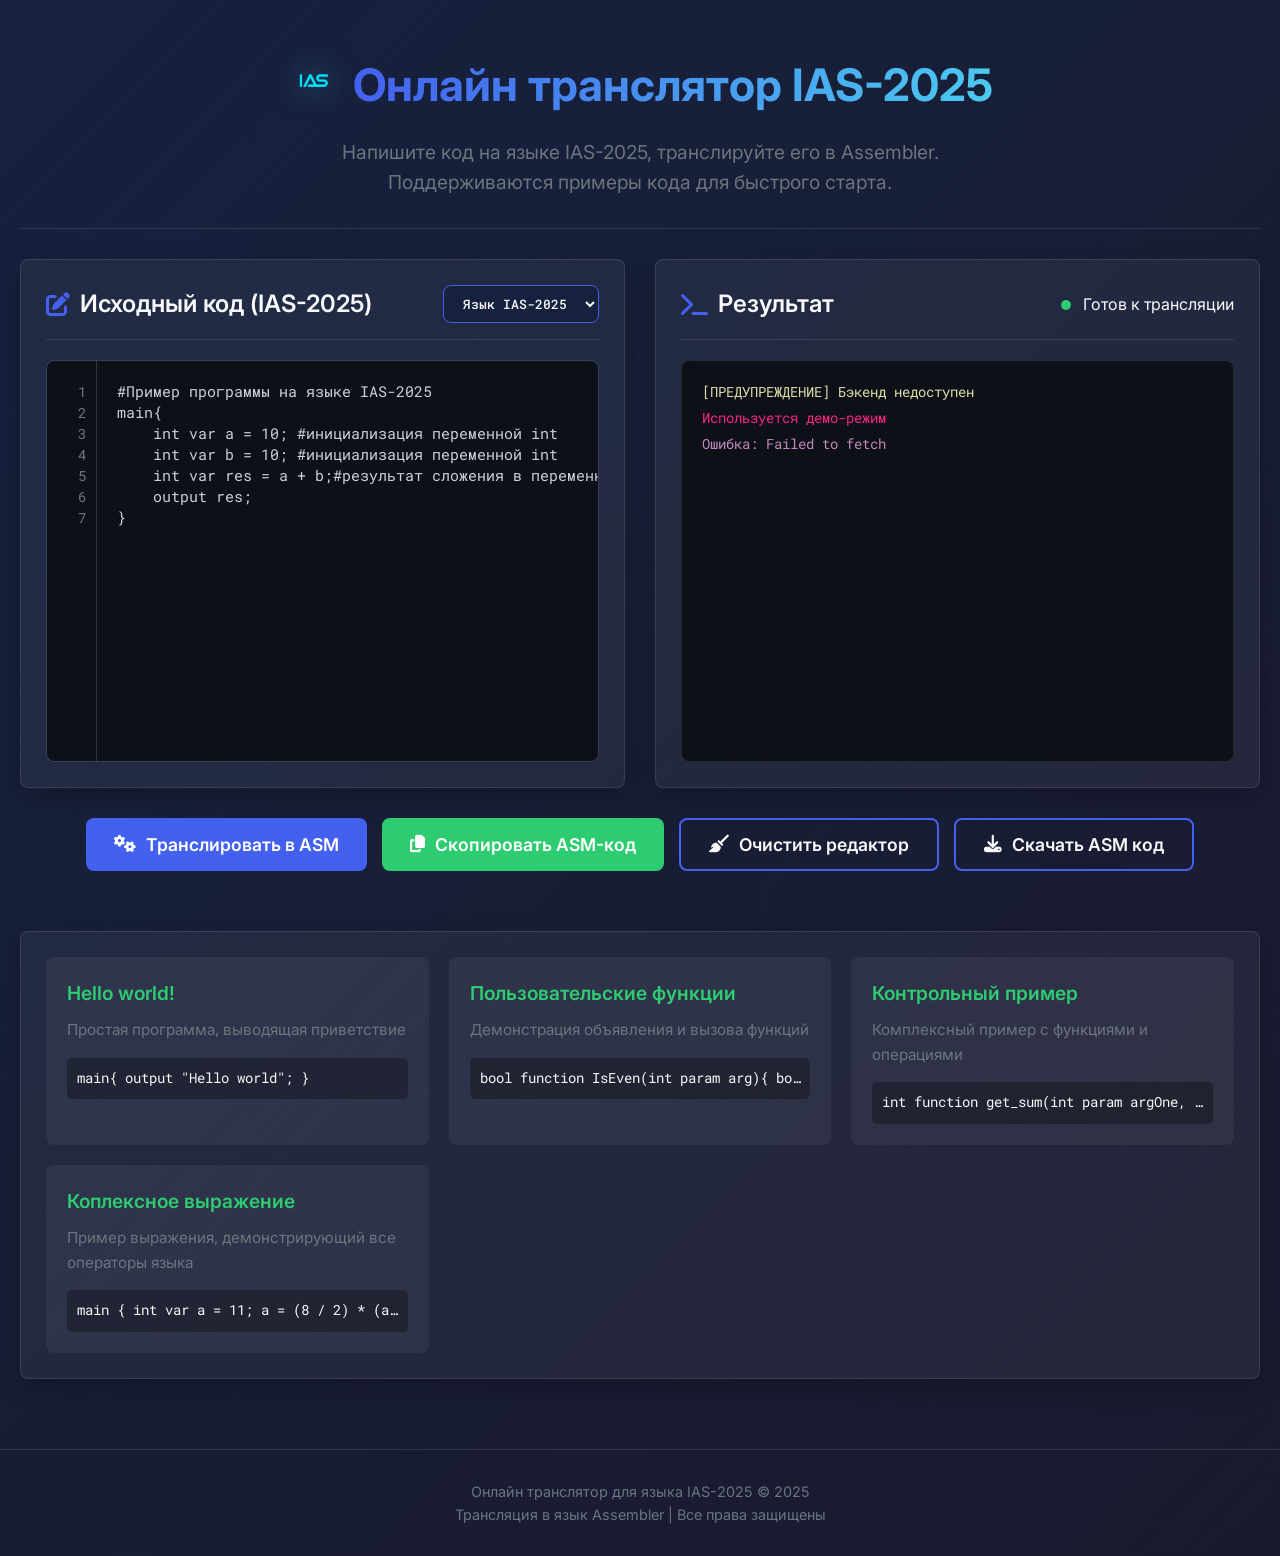
<file: IAS-2025/OnlineCompiler/frontend/index.html>
<!DOCTYPE html>
<html lang="ru">
<head>
    <meta charset="UTF-8">
    <meta name="viewport" content="width=device-width, initial-scale=1.0">
    <title>Онлайн компилятор IAS-2025</title>
    <link rel="icon" type="image/png" href="Copilot_20251215_101846.png">
    <link rel="stylesheet" href="https://cdnjs.cloudflare.com/ajax/libs/font-awesome/6.4.0/css/all.min.css">
    <link href="https://fonts.googleapis.com/css2?family=Roboto+Mono:wght@400;500;700&family=Inter:wght@400;500;600;700&display=swap" rel="stylesheet">
    <link rel="stylesheet" href="styles.css">
</head>
<body>
    <div class="container">
        <header>
            <div class="logo">
                <img src="logo.png" alt="IAS-2025 Logo" class="logo-image">
                <h1>Онлайн транслятор IAS-2025</h1>
            </div>
            <p class="subtitle">Напишите код на языке IAS-2025, транслируйте его в Assembler. Поддерживаются примеры кода для быстрого старта.</p>
        </header>
        
        <main>
            <div class="compiler-container">
                <section class="editor-section">
                    <div class="section-header">
                        <h2 class="section-title">
                            <i class="fas fa-edit"></i> Исходный код (IAS-2025)
                        </h2>
                        <select class="language-selector" id="languageSelector">
                            <option value="myLang">Язык IAS-2025</option>
                            <option value="asm">Assembler</option>
                        </select>
                    </div>
                    <div class="editor-wrapper">
                        <div class="editor-container">
                            <div class="line-numbers" id="lineNumbers">1</div>
                            <textarea id="codeEditor" placeholder="Введите ваш код на языке IAS-2025 здесь...">#Пример программы на языке IAS-2025
main{
    int var a = 10; #инициализация переменной int
    int var b = 10; #инициализация переменной int
    int var res = a + b;#результат сложения в переменную
    output res;
}</textarea>
                        </div>
                    </div>
                </section>
                
                <section class="output-section">
                    <div class="section-header">
                        <h2 class="section-title">
                            <i class="fas fa-terminal"></i> Результат
                        </h2>
                        <div class="status">
                            <span class="status-indicator"></span>
                            <span id="statusText">Готов к трансляции</span>
                        </div>
                    </div>
                    <div class="output-wrapper">
                        <div id="output">
                            <div class="output-line">// Результат появится здесь после трансляции</div>
                            <div class="output-line"></div>
                            <div class="output-line">Выберите пример кода или напишите свой,</div>
                            <div class="output-line">затем нажмите "Транслировать в ASM".</div>
                        </div>
                    </div>
                    <div class="loader" id="loader"></div>
                </section>
            </div>
            
            <div class="buttons-container">
                <button class="btn btn-primary" id="compileBtn">
                    <i class="fas fa-cogs"></i> Транслировать в ASM
                </button>
                <button class="btn btn-success" id="copyAsmBtn">
                    <i class="fas fa-copy"></i> Скопировать ASM-код
                </button>
                <button class="btn btn-secondary" id="clearBtn">
                    <i class="fas fa-broom"></i> Очистить редактор
                </button>
                <button class="btn btn-secondary" id="downloadBtn">
                    <i class="fas fa-download"></i> Скачать ASM код
                </button>
            </div>
            
            <div class="examples-grid">
    <div class="example-card" data-example="hello">
        <div class="example-title">Hello world!</div>
        <div class="example-desc">Простая программа, выводящая приветствие</div>
        <div class="example-code">
            main{
                output "Hello world";
            }
        </div>
    </div>
    <div class="example-card" data-example="functions">
        <div class="example-title">Пользовательские функции</div>
        <div class="example-desc">Демонстрация объявления и вызова функций</div>
        <div class="example-code">
            bool function IsEven(int param arg){
                bool var res;
                int var buf = arg % 2;
                if (buf & 0)
                then{
                    res = true;
                }
                else{
                    res = false;
                }
                return res;
            }
            main{
                int var test = 10;
                bool var evenFlag = IsEven(test);
                output evenFlag;
            }
        </div>
    </div>
    <div class="example-card" data-example="control">
        <div class="example-title">Контрольный пример</div>
        <div class="example-desc">Комплексный пример с функциями и операциями</div>
        <div class="example-code">
            int function get_sum(int param argOne, int param argTwo){
                int var res = argOne + argTwo;
                return res;
            }
            bool function IsStringsEquals(str param StringOne, str param StringTwo){
                bool var res;
                int var lenOne = lenght(StringOne);
                int var lenTwo = lenght(StringTwo);
                if (lenOne & lenTwo)
                then{
                    res = true;
                }
                else{
                    res = false;
                }
                return res;
            }
            main{
                output "n";
                str var date = getLocalTimeAndDate();
                output date;
                int var a = b1010; #10
                output "Переменная a";
                output a;
                int var b = h32; #50
                output "Переменная b";
                output b;
            }
        </div>
    </div>
    <div class="example-card" data-example="error">
        <div class="example-title">Коплексное выражение</div>
        <div class="example-desc">Пример выражения, демонстрирующий все операторы языка</div>
        <div class="example-code">
            main {
int var a = 11;
a = (8 / 2) * (a - 2) + (a % 2);
output a;
}
        </div>
    </div>
</div>
            </div>
        </main>
        
        <footer>
            <p>Онлайн транслятор для языка IAS-2025 &copy; 2025</p>
            <p>Трансляция в язык Assembler | Все права защищены</p>
        </footer>
    </div>

    <script src="scripts.js"></script>
</body>
</html>
</file>
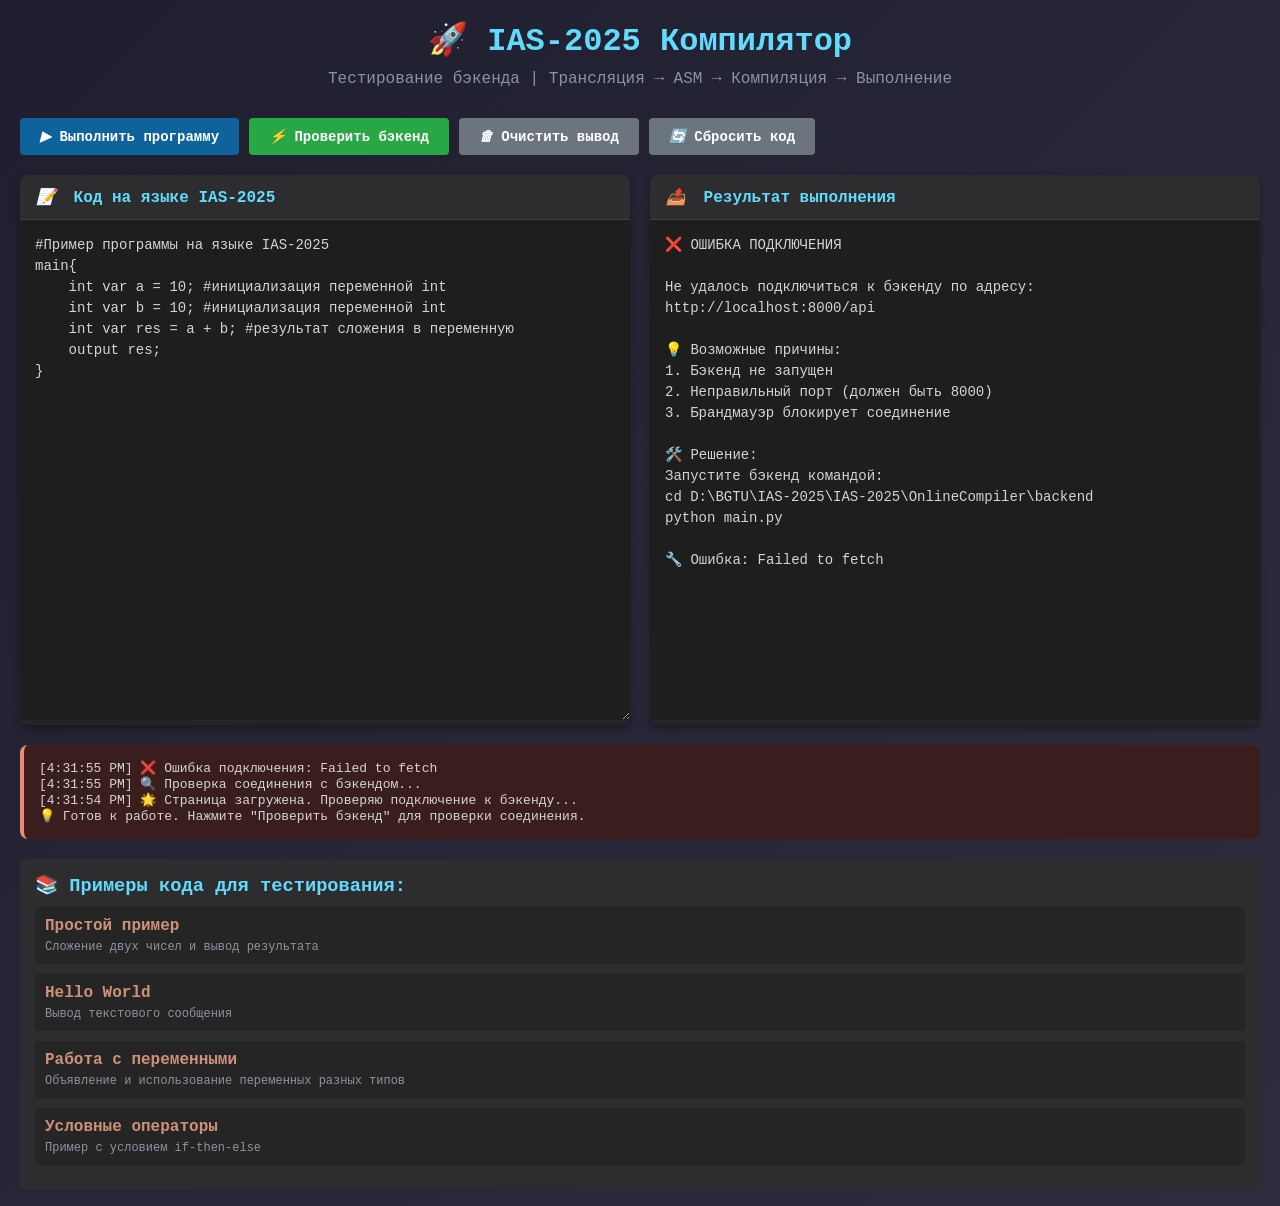
<file: IAS-2025/OnlineCompiler/backend/test.html>
﻿<!DOCTYPE html>
<html lang="ru">
<head>
    <meta charset="UTF-8">
    <title>Тест бэкенда IAS-2025</title>
    <style>
        * {
            margin: 0;
            padding: 0;
            box-sizing: border-box;
        }

        body {
            font-family: 'Consolas', 'Monaco', 'Courier New', monospace;
            background: linear-gradient(135deg, #1e1e2f 0%, #2d2d3f 100%);
            color: #d4d4d4;
            padding: 20px;
            min-height: 100vh;
        }

        .container {
            max-width: 1400px;
            margin: 0 auto;
        }

        h1 {
            text-align: center;
            color: #61dafb;
            margin-bottom: 10px;
            font-size: 2em;
        }

        .subtitle {
            text-align: center;
            color: #8b949e;
            margin-bottom: 30px;
        }

        .grid {
            display: grid;
            grid-template-columns: 1fr 1fr;
            gap: 20px;
            margin-bottom: 20px;
        }

        .panel {
            background: #252526;
            border-radius: 8px;
            overflow: hidden;
            box-shadow: 0 4px 6px rgba(0,0,0,0.3);
        }

        .panel-header {
            background: #2d2d30;
            padding: 12px 16px;
            border-bottom: 1px solid #3e3e42;
            font-weight: bold;
            color: #61dafb;
        }

            .panel-header i {
                margin-right: 8px;
            }

        textarea {
            width: 100%;
            height: 500px;
            background: #1e1e1e;
            color: #d4d4d4;
            border: none;
            padding: 15px;
            font-family: 'Consolas', 'Monaco', monospace;
            font-size: 14px;
            line-height: 1.5;
            resize: vertical;
        }

            textarea:focus {
                outline: none;
                background: #252526;
            }

        pre {
            background: #1e1e1e;
            padding: 15px;
            height: 500px;
            overflow: auto;
            font-family: 'Consolas', 'Monaco', monospace;
            font-size: 14px;
            line-height: 1.5;
            margin: 0;
            white-space: pre-wrap;
            word-wrap: break-word;
        }

        .button-group {
            display: flex;
            gap: 10px;
            margin-bottom: 20px;
            flex-wrap: wrap;
        }

        button {
            background: #0e639c;
            color: white;
            border: none;
            padding: 10px 20px;
            cursor: pointer;
            font-size: 14px;
            font-weight: bold;
            border-radius: 4px;
            transition: all 0.3s ease;
            font-family: inherit;
        }

            button:hover {
                background: #1177bb;
                transform: translateY(-1px);
            }

            button:active {
                transform: translateY(0);
            }

        .btn-clear {
            background: #6c757d;
        }

            .btn-clear:hover {
                background: #5a6268;
            }

        .btn-test {
            background: #28a745;
        }

            .btn-test:hover {
                background: #218838;
            }

        .status {
            background: #2d2d30;
            padding: 15px;
            border-radius: 8px;
            margin-top: 20px;
            font-family: monospace;
        }

            .status.success {
                background: #1e3a2f;
                border-left: 4px solid #6a9955;
            }

            .status.error {
                background: #3a1e1e;
                border-left: 4px solid #f48771;
            }

            .status.info {
                background: #1e2a3a;
                border-left: 4px solid #61dafb;
            }

        .examples {
            margin-top: 20px;
            padding: 15px;
            background: #2d2d30;
            border-radius: 8px;
        }

            .examples h3 {
                color: #61dafb;
                margin-bottom: 10px;
            }

        .example-item {
            background: #252526;
            padding: 10px;
            margin: 10px 0;
            border-radius: 4px;
            cursor: pointer;
            transition: all 0.3s ease;
        }

            .example-item:hover {
                background: #3e3e42;
                transform: translateX(5px);
            }

        .example-title {
            font-weight: bold;
            color: #ce9178;
        }

        .example-desc {
            font-size: 12px;
            color: #8b949e;
            margin-top: 5px;
        }

        .loading {
            display: inline-block;
            width: 20px;
            height: 20px;
            border: 3px solid #f3f3f3;
            border-top: 3px solid #61dafb;
            border-radius: 50%;
            animation: spin 1s linear infinite;
            margin-left: 10px;
        }

        @keyframes spin {
            0% {
                transform: rotate(0deg);
            }

            100% {
                transform: rotate(360deg);
            }
        }

        .error-text {
            color: #f48771;
        }

        .success-text {
            color: #6a9955;
        }

        hr {
            border-color: #3e3e42;
            margin: 15px 0;
        }

        @media (max-width: 768px) {
            .grid {
                grid-template-columns: 1fr;
            }

            button {
                flex: 1;
            }
        }
    </style>
</head>
<body>
    <div class="container">
        <h1>🚀 IAS-2025 Компилятор</h1>
        <p class="subtitle">Тестирование бэкенда | Трансляция → ASM → Компиляция → Выполнение</p>

        <div class="button-group">
            <button onclick="executeCode()" id="executeBtn">
                <i>▶</i> Выполнить программу
            </button>
            <button onclick="checkHealth()" class="btn-test">
                <i>⚡</i> Проверить бэкенд
            </button>
            <button onclick="clearOutput()" class="btn-clear">
                <i>🗑</i> Очистить вывод
            </button>
            <button onclick="resetCode()" class="btn-clear">
                <i>🔄</i> Сбросить код
            </button>
        </div>

        <div class="grid">
            <div class="panel">
                <div class="panel-header">
                    <i>📝</i> Код на языке IAS-2025
                </div>
                <textarea id="codeArea">#Пример программы на языке IAS-2025
main{
    int var a = 10; #инициализация переменной int
    int var b = 10; #инициализация переменной int
    int var res = a + b; #результат сложения в переменную
    output res;
}</textarea>
            </div>

            <div class="panel">
                <div class="panel-header">
                    <i>📤</i> Результат выполнения
                </div>
                <pre id="outputArea">// Нажмите "Выполнить программу" или "Проверить бэкенд"</pre>
            </div>
        </div>

        <div class="status" id="statusArea">
            💡 Готов к работе. Нажмите "Проверить бэкенд" для проверки соединения.
        </div>

        <div class="examples">
            <h3>📚 Примеры кода для тестирования:</h3>
            <div class="example-item" onclick="loadExample('simple')">
                <div class="example-title">Простой пример</div>
                <div class="example-desc">Сложение двух чисел и вывод результата</div>
            </div>
            <div class="example-item" onclick="loadExample('hello')">
                <div class="example-title">Hello World</div>
                <div class="example-desc">Вывод текстового сообщения</div>
            </div>
            <div class="example-item" onclick="loadExample('variables')">
                <div class="example-title">Работа с переменными</div>
                <div class="example-desc">Объявление и использование переменных разных типов</div>
            </div>
            <div class="example-item" onclick="loadExample('conditions')">
                <div class="example-title">Условные операторы</div>
                <div class="example-desc">Пример с условием if-then-else</div>
            </div>
        </div>
    </div>

    <script>
        const API_URL = 'http://localhost:8000/api';

        // Примеры кода
        const examples = {
            simple: `#Пример программы на языке IAS-2025
main{
    int var a = 10;
    int var b = 10;
    int var res = a + b;
    output res;
}`,

            hello: `#Программа Hello World
main{
    output "Hello World!";
    output "Добро пожаловать в IAS-2025!";
}`,

            variables: `#Работа с переменными
main{
    int var age = 25;
    str var name = "Иван";
    bool var isActive = true;

    output "Имя: ";
    output name;
    output "Возраст: ";
    output age;
    output "Активен: ";
    output isActive;
}`,

            conditions: `#Условный оператор
main{
    int var score = 85;

    if (score >= 60)
    then{
        output "Тест пройден!";
        output "Ваш балл: ";
        output score;
    }
    else{
        output "Тест не пройден";
    }
}`
        };

        // Функция загрузки примера
        function loadExample(type) {
            if (examples[type]) {
                document.getElementById('codeArea').value = examples[type];
                addToStatus(`✅ Загружен пример: ${type}`, 'info');
            }
        }

        // Функция добавления в статус
        function addToStatus(message, type = 'info') {
            const statusDiv = document.getElementById('statusArea');
            const timestamp = new Date().toLocaleTimeString();
            statusDiv.innerHTML = `[${timestamp}] ${message}<br>${statusDiv.innerHTML}`;
            statusDiv.className = `status ${type}`;

            // Ограничиваем историю 10 сообщениями
            const lines = statusDiv.innerHTML.split('<br>');
            if (lines.length > 10) {
                statusDiv.innerHTML = lines.slice(0, 10).join('<br>');
            }
        }

        // Очистка вывода
        function clearOutput() {
            document.getElementById('outputArea').innerHTML = '// Вывод очищен\n// Нажмите "Выполнить программу" для нового запуска';
            addToStatus('🧹 Вывод очищен', 'info');
        }

        // Сброс кода к исходному
        function resetCode() {
            document.getElementById('codeArea').value = examples.simple;
            addToStatus('🔄 Код сброшен к исходному примеру', 'info');
        }

        // Проверка здоровья бэкенда
        async function checkHealth() {
            const outputArea = document.getElementById('outputArea');
            const executeBtn = document.getElementById('executeBtn');

            addToStatus('🔍 Проверка соединения с бэкендом...', 'info');
            outputArea.innerHTML = '⏳ Проверка подключения к серверу...\n';

            try {
                const response = await fetch(`${API_URL}/health`);
                const data = await response.json();

                let statusHtml = '✅ БЭКЕНД ДОСТУПЕН\n\n';
                statusHtml += '📊 Статус компонентов:\n';
                statusHtml += '━'.repeat(40) + '\n';
                statusHtml += `🔧 Транслятор (IAS-2025.exe): ${data.translator_available ? '✅ ДОСТУПЕН' : '❌ НЕ ДОСТУПЕН'}\n`;
                statusHtml += `🛠️ Visual Studio (VCVARS): ${data.vcvars_available ? '✅ ДОСТУПНА' : '❌ НЕ ДОСТУПНА'}\n`;
                statusHtml += `📁 Временная директория: ${data.temp_directory || 'Не указана'}\n\n`;
                statusHtml += '📂 Пути:\n';
                statusHtml += `   Транслятор: ${data.translator_path || 'Не указан'}\n`;
                statusHtml += `   VCVARS: ${data.vcvars_path || 'Не указан'}\n\n`;

                if (data.translator_available && data.vcvars_available) {
                    statusHtml += '✨ СТАТУС: Система готова к выполнению программ!\n';
                    statusHtml += '💡 Нажмите "Выполнить программу" для тестирования.';
                    addToStatus('✅ Бэкенд готов к работе!', 'success');
                } else if (data.translator_available) {
                    statusHtml += '⚠️ ПРЕДУПРЕЖДЕНИЕ: Visual Studio не найдена\n';
                    statusHtml += '💡 Убедитесь что Visual Studio установлена и путь к vcvarsall.bat правильный.';
                    addToStatus('⚠️ Visual Studio не найдена, проверьте путь в main.py', 'error');
                } else {
                    statusHtml += '❌ ОШИБКА: Транслятор не найден\n';
                    statusHtml += '💡 Убедитесь что IAS-2025.exe находится по правильному пути.';
                    addToStatus('❌ Транслятор не найден!', 'error');
                }

                outputArea.innerHTML = statusHtml;

            } catch (error) {
                const errorMsg = `❌ ОШИБКА ПОДКЛЮЧЕНИЯ\n\n` +
                                `Не удалось подключиться к бэкенду по адресу: ${API_URL}\n\n` +
                                `💡 Возможные причины:\n` +
                                `1. Бэкенд не запущен\n` +
                                `2. Неправильный порт (должен быть 8000)\n` +
                                `3. Брандмауэр блокирует соединение\n\n` +
                                `🛠️ Решение:\n` +
                                `Запустите бэкенд командой:\n` +
                                `cd D:\\BGTU\\IAS-2025\\IAS-2025\\OnlineCompiler\\backend\n` +
                                `python main.py\n\n` +
                                `🔧 Ошибка: ${error.message}`;

                outputArea.innerHTML = errorMsg;
                addToStatus(`❌ Ошибка подключения: ${error.message}`, 'error');
            }
        }

        // Выполнение кода
        async function executeCode() {
            const code = document.getElementById('codeArea').value;
            const outputArea = document.getElementById('outputArea');
            const executeBtn = document.getElementById('executeBtn');

            if (!code.trim()) {
                outputArea.innerHTML = '❌ ОШИБКА: Введите код для выполнения';
                addToStatus('❌ Попытка выполнения пустого кода', 'error');
                return;
            }

            // Показываем загрузку
            const originalText = executeBtn.innerHTML;
            executeBtn.innerHTML = '⏳ Выполнение... <span class="loading"></span>';
            executeBtn.disabled = true;

            outputArea.innerHTML = '🔄 Трансляция и выполнение программы...\n\n';
            outputArea.innerHTML += 'Шаг 1: Отправка кода на сервер...\n';
            addToStatus('🚀 Отправка кода на выполнение...', 'info');

            try {
                const startTime = Date.now();

                const response = await fetch(`${API_URL}/execute`, {
                    method: 'POST',
                    headers: {
                        'Content-Type': 'application/json',
                    },
                    body: JSON.stringify({
                        code: code
                    })
                });

                const data = await response.json();
                const elapsedTime = ((Date.now() - startTime) / 1000).toFixed(2);

                if (response.ok && data.success) {
                    // Успешное выполнение
                    let resultHtml = '✅ ПРОГРАММА ВЫПОЛНЕНА УСПЕШНО!\n';
                    resultHtml += '━'.repeat(50) + '\n';
                    resultHtml += `⏱️ Время выполнения: ${elapsedTime} сек\n`;
                    resultHtml += '━'.repeat(50) + '\n\n';
                    resultHtml += '📤 ВЫВОД ПРОГРАММЫ:\n';
                    resultHtml += '━'.repeat(40) + '\n';
                    resultHtml += data.output || '(программа не вывела данных)\n';
                    resultHtml += '━'.repeat(40) + '\n';

                    if (data.error) {
                        resultHtml += '\n⚠️ ПРЕДУПРЕЖДЕНИЯ:\n';
                        resultHtml += data.error + '\n';
                    }

                    outputArea.innerHTML = resultHtml;
                    addToStatus(`✅ Программа выполнена за ${elapsedTime} сек`, 'success');

                } else {
                    // Ошибка выполнения
                    let errorHtml = '❌ ОШИБКА ВЫПОЛНЕНИЯ\n';
                    errorHtml += '━'.repeat(50) + '\n';
                    errorHtml += `⏱️ Время: ${elapsedTime} сек\n`;
                    errorHtml += '━'.repeat(50) + '\n\n';
                    errorHtml += '🔍 ДЕТАЛИ ОШИБКИ:\n';
                    errorHtml += data.message || 'Неизвестная ошибка\n\n';

                    if (data.error) {
                        errorHtml += '📋 ТЕКСТ ОШИБКИ:\n';
                        errorHtml += data.error + '\n';
                    }

                    if (data.output) {
                        errorHtml += '\n📤 ВЫВОД ПРОГРАММЫ:\n';
                        errorHtml += data.output + '\n';
                    }

                    outputArea.innerHTML = errorHtml;
                    addToStatus(`❌ Ошибка выполнения: ${data.message || 'Неизвестная ошибка'}`, 'error');
                }

            } catch (error) {
                const errorHtml = `❌ СЕТЕВАЯ ОШИБКА\n\n` +
                                 `Не удалось连接到 серверу: ${API_URL}\n\n` +
                                 `🔧 Ошибка: ${error.message}\n\n` +
                                 `💡 Решение:\n` +
                                 `1. Убедитесь что бэкенд запущен: python main.py\n` +
                                 `2. Проверьте адрес: http://localhost:8000\n` +
                                 `3. Нажмите "Проверить бэкенд" для диагностики`;

                outputArea.innerHTML = errorHtml;
                addToStatus(`❌ Сетевая ошибка: ${error.message}`, 'error');

            } finally {
                // Восстанавливаем кнопку
                executeBtn.innerHTML = originalText;
                executeBtn.disabled = false;
            }
        }

        // Обработка Ctrl+Enter для выполнения
        document.addEventListener('keydown', function(e) {
            if ((e.ctrlKey || e.metaKey) && e.key === 'Enter') {
                e.preventDefault();
                executeCode();
            }
        });

        // Автоматическая проверка при загрузке страницы
        window.addEventListener('load', () => {
            addToStatus('🌟 Страница загружена. Проверяю подключение к бэкенду...', 'info');
            setTimeout(() => {
                checkHealth();
            }, 1000);
        });
    </script>
</body>
</html>
</file>
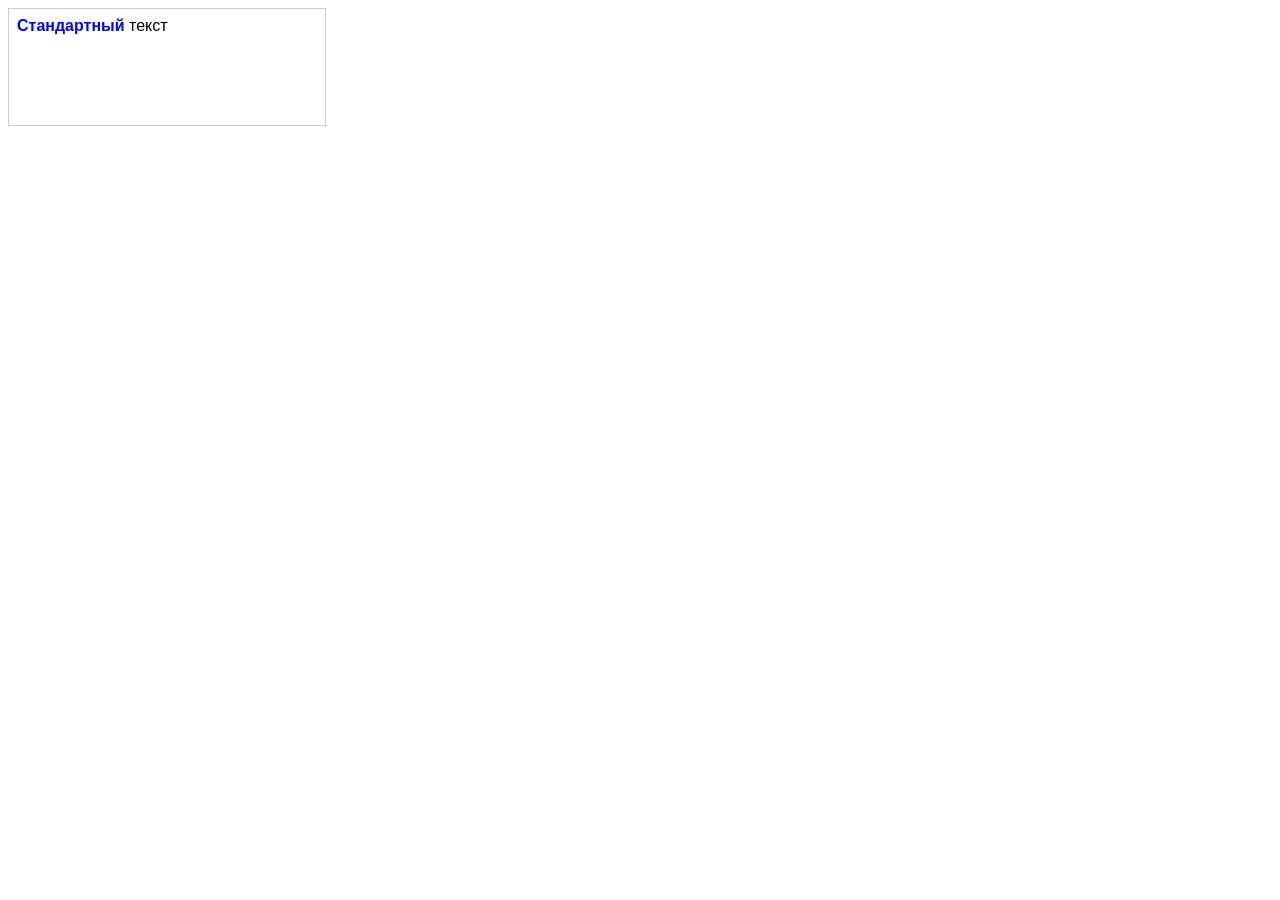
<file: IAS-2025/OnlineCompiler/frontend/index1.html>
<!DOCTYPE html>
<html>
<head>
    <title>Подсветка слов</title>
    <style>
        .highlight {
            color: blue;
            font-weight: bold;
        }
        #textContainer {
            border: 1px solid #ccc;
            padding: 8px;
            min-height: 100px;
            width: 300px;
            font-family: Arial, sans-serif;
            white-space: pre-wrap;
            word-wrap: break-word;
            outline: none;
        }
    </style>
</head>
<body>
    <div id="textContainer" contenteditable="true">Стандартный текст</div>

    <script>
        const textContainer = document.getElementById('textContainer');
        
        // Словарь слов для подсветки
        const dictionary = ['integer', 'text', 'стандартный', 'слово', 'пример'];
        
        // Функция для проверки и подсветки слов
        function highlightWords() {
            // Сохраняем позицию курсора
            const selection = window.getSelection();
            const cursorPos = selection.anchorOffset;
            const currentNode = selection.anchorNode;
            
            // Получаем весь текст из контейнера
            let text = textContainer.textContent || textContainer.innerText;
            
            // Очищаем контейнер
            textContainer.innerHTML = '';
            
            // Разбиваем текст на части (слова, пробелы и переносы строк)
            const parts = text.split(/(\s+|\n+)/);
            
            // Собираем обратно с подсветкой
            parts.forEach(part => {
                if (part.trim() === '') {
                    // Добавляем пробелы и переносы строк как есть
                    textContainer.appendChild(document.createTextNode(part));
                } else {
                    // Проверяем, является ли слово из словаря (без учета регистра)
                    const isInDictionary = dictionary.some(dictWord => 
                        part.toLowerCase() === dictWord.toLowerCase()
                    );
                    
                    if (isInDictionary) {
                        // Если слово в словаре - добавляем с подсветкой
                        const span = document.createElement('span');
                        span.className = 'highlight';
                        span.textContent = part;
                        textContainer.appendChild(span);
                    } else {
                        // Иначе добавляем как обычный текст
                        textContainer.appendChild(document.createTextNode(part));
                    }
                }
            });
            
            // Восстанавливаем курсор
            restoreCursor();
        }
        
        // Функция для восстановления позиции курсора
        function restoreCursor() {
            const range = document.createRange();
            const selection = window.getSelection();
            
            // Простой способ - ставим курсор в конец
            range.selectNodeContents(textContainer);
            range.collapse(false);
            selection.removeAllRanges();
            selection.addRange(range);
            
            // Фокус на элементе
            textContainer.focus();
        }
        
        // Обработчик события ввода
        textContainer.addEventListener('input', function(e) {
            // Используем setTimeout чтобы дать браузеру обновить контент
            setTimeout(() => {
                highlightWords();
            }, 10);
        });
        
        // Обработчик нажатия клавиш
        textContainer.addEventListener('keydown', function(e) {
            // Если нажали Enter, предотвращаем стандартное поведение
            if (e.key === 'Enter') {
                // Добавляем перенос строки вручную
                document.execCommand('insertLineBreak');
                e.preventDefault();
                
                // Подсвечиваем через небольшой таймаут
                setTimeout(() => {
                    highlightWords();
                }, 10);
            }
        });
        
        // Инициализация - подсветка начального текста
        highlightWords();
    </script>
</body>
</html>
</file>
<file: IAS-2025/OnlineCompiler/frontend/styles.css>
:root {
    --primary: #4361ee;
    --primary-dark: #3a56d4;
    --secondary: #7209b7;
    --success: #2ecc71;
    --success-dark: #27ae60;
    --dark: #1a1a2e;
    --darker: #16213e;
    --light: #f8f9fa;
    --gray: #6c757d;
    --info: #4cc9f0;
    --warning: #f72585;
    --border-radius: 8px;
    --box-shadow: 0 10px 25px rgba(0, 0, 0, 0.2);
    --transition: all 0.3s ease;
}

* {
    margin: 0;
    padding: 0;
    box-sizing: border-box;
}

body {
    font-family: 'Inter', sans-serif;
    background: linear-gradient(135deg, var(--darker) 0%, var(--dark) 100%);
    color: var(--light);
    min-height: 100vh;
    line-height: 1.6;
}

.container {
    max-width: 1400px;
    margin: 0 auto;
    padding: 20px;
}

header {
    text-align: center;
    padding: 30px 0;
    margin-bottom: 30px;
    border-bottom: 1px solid rgba(255, 255, 255, 0.1);
}

.logo {
    display: flex;
    align-items: center;
    justify-content: center;
    gap: 15px;
    margin-bottom: 15px;
}

.logo i {
    font-size: 2.5rem;
    color: var(--info);
}
/* Добавляем это после стилей для .logo (примерно на 45-й строке) */

.logo img {
    height: 50px; /* Размер логотипа */
    width: auto;
    filter: drop-shadow(0 0 10px rgba(76, 201, 240, 0.5)); /* Легкое свечение */
    transition: var(--transition);
    animation: logoFloat 3s ease-in-out infinite; /* Анимация парения */
}

/* Убираем иконку кода, если используем логотип */
.logo i {
    display: none; /* Скрываем иконку, когда есть лого */
}

/* Когда нет логотипа (резервный вариант) */
.logo:has(img) i {
    display: none;
}

.logo:not(:has(img)) i {
    display: block;
    font-size: 2.5rem;
    color: var(--info);
}

/* Анимация парения для логотипа */
@keyframes logoFloat {
    0%, 100% {
        transform: translateY(0) rotate(0deg);
        filter: drop-shadow(0 0 10px rgba(76, 201, 240, 0.5));
    }
    50% {
        transform: translateY(-8px) rotate(2deg);
        filter: drop-shadow(0 0 15px rgba(76, 201, 240, 0.8));
    }
}

/* Анимация пульсации для логотипа при наведении */
@keyframes logoPulse {
    0% {
        transform: scale(1);
    }
    50% {
        transform: scale(1.05);
    }
    100% {
        transform: scale(1);
    }
}


/* Медиа-запросы для адаптивности логотипа */
@media (max-width: 768px) {
    .logo img {
        height: 40px; /* Уменьшаем логотип на мобильных */
    }
    
    h1 {
        font-size: 2.2rem;
    }
    
    .logo {
        gap: 10px; /* Уменьшаем отступы */
    }
}

/* Дополнительные стили для анимации загрузки логотипа */
@keyframes logoAppear {
    from {
        opacity: 0;
        transform: scale(0.8) rotate(-10deg);
    }
    to {
        opacity: 1;
        transform: scale(1) rotate(0deg);
    }
}
/* Стили для логотипа */
.logo img {
    height: 50px; /* Размер логотипа */
    width: auto;
}

/* Анимация парения для логотипа */
@keyframes logoFloat {
    0%, 100% {
        transform: translateY(0) rotate(0deg);
        filter: drop-shadow(0 0 10px rgba(76, 201, 240, 0.5));
    }
    50% {
        transform: translateY(-8px) rotate(2deg);
        filter: drop-shadow(0 0 20px rgba(76, 201, 240, 0.9));
    }
}

/* Анимация пульсации для логотипа */
@keyframes logoPulse {
    0%, 100% {
        transform: scale(1);
    }
    50% {
        transform: scale(1.05);
    }
}

/* Постоянная анимация логотипа */
.logo img {
    animation: logoFloat 3s ease-in-out infinite, logoPulse 4s ease-in-out infinite;
    filter: drop-shadow(0 0 15px rgba(76, 201, 240, 0.7));
    transition: var(--transition);
}

/* Усиление анимации при наведении */
.logo:hover img {
    animation-duration: 2.5s, 3s; /* Немного меняем скорость анимаций */
    filter: drop-shadow(0 0 25px rgba(76, 201, 240, 1));
    transform: scale(1.08);
}


h1 {
    font-size: 2.8rem;
    background: linear-gradient(90deg, var(--primary), var(--info));
    -webkit-background-clip: text;
    background-clip: text;
    color: transparent;
    font-weight: 700;
}

.subtitle {
    color: var(--gray);
    font-size: 1.2rem;
    max-width: 700px;
    margin: 0 auto;
}

.compiler-container {
    display: grid;
    grid-template-columns: 1fr 1fr;
    gap: 30px;
    margin-bottom: 30px;
}

@media (max-width: 1100px) {
    .compiler-container {
        grid-template-columns: 1fr;
    }
}

.editor-section, .output-section {
    background-color: rgba(255, 255, 255, 0.05);
    border-radius: var(--border-radius);
    padding: 25px;
    box-shadow: var(--box-shadow);
    border: 1px solid rgba(255, 255, 255, 0.1);
    display: flex;
    flex-direction: column;
}

.section-header {
    display: flex;
    justify-content: space-between;
    align-items: center;
    margin-bottom: 20px;
    padding-bottom: 15px;
    border-bottom: 1px solid rgba(255, 255, 255, 0.1);
}

.section-title {
    font-size: 1.5rem;
    font-weight: 600;
    display: flex;
    align-items: center;
    gap: 10px;
}

.section-title i {
    color: var(--primary);
}

.language-selector {
    background-color: var(--darker);
    color: var(--light);
    border: 1px solid var(--primary);
    border-radius: var(--border-radius);
    padding: 8px 15px;
    font-family: 'Roboto Mono', monospace;
    font-weight: 500;
}

.editor-wrapper {
    flex-grow: 1;
    border-radius: var(--border-radius);
    overflow: hidden;
    border: 1px solid rgba(255, 255, 255, 0.1);
}
/* Стили для редактора с нумерацией строк */
.editor-container {
    display: flex;
    width: 100%;
    height: 400px;
    background-color: #0d1117;
    overflow: hidden;
    border-radius: var(--border-radius);
}

.line-numbers {
    width: 50px;
    padding: 20px 10px 20px 0;
    background-color: #0d1117;
    color: #6e7681;
    font-family: 'Roboto Mono', monospace;
    font-size: 14px;
    line-height: 1.5;
    text-align: right;
    user-select: none;
    overflow: hidden;
    border-right: 1px solid #30363d;
    flex-shrink: 0;
    box-sizing: border-box;
}

.line-number {
    display: block;
    min-height: 21px;
    line-height: 21px;
}

#codeEditor {
    flex: 1;
    height: 100%;
    background-color: #0d1117;
    color: #c9d1d9;
    font-family: 'Roboto Mono', monospace;
    font-size: 15px;
    line-height: 1.5;
    padding: 20px;
    border: none;
    resize: none;
    outline: none;
    overflow-y: auto;
    overflow-x: auto;
    white-space: pre;
    tab-size: 4;
    box-sizing: border-box;
}

/* Синхронизация высоты строк */
#codeEditor, .line-numbers {
    line-height: 21px;
}

.editor-wrapper {
    flex-grow: 1;
    border-radius: var(--border-radius);
    overflow: hidden;
    border: 1px solid rgba(255, 255, 255, 0.1);
}

.output-wrapper {
    flex-grow: 1;
    background-color: #0d1117;
    border-radius: var(--border-radius);
    padding: 20px;
    font-family: 'Roboto Mono', monospace;
    overflow-y: auto;
    border: 1px solid rgba(255, 255, 255, 0.1);
    min-height: 200px;
    max-height: 450px;
}

#output {
    white-space: pre-wrap;
    word-break: break-word;
}

.output-line {
    margin-bottom: 5px;
    line-height: 1.5;
    font-family: 'Roboto Mono', monospace;
    font-size: 14px;
}

.output-error {
    color: var(--warning);
}

.output-success {
    color: var(--success);
}

.buttons-container {
    display: flex;
    justify-content: center;
    gap: 15px;
    margin-top: 30px;
    flex-wrap: wrap;
}

.btn {
    padding: 14px 28px;
    font-size: 1.1rem;
    font-weight: 600;
    border-radius: var(--border-radius);
    border: none;
    cursor: pointer;
    transition: var(--transition);
    display: flex;
    align-items: center;
    gap: 10px;
    font-family: 'Inter', sans-serif;
}

.btn-primary {
    background-color: var(--primary);
    color: white;
}

.btn-primary:hover {
    background-color: var(--primary-dark);
    transform: translateY(-3px);
}

.btn-success {
    background-color: var(--success);
    color: white;
}

.btn-success:hover {
    background-color: var(--success-dark);
    transform: translateY(-3px);
}

.btn-secondary {
    background-color: transparent;
    color: var(--light);
    border: 2px solid var(--primary);
}

.btn-secondary:hover {
    background-color: rgba(67, 97, 238, 0.1);
    transform: translateY(-3px);
}

.btn-warning {
    background-color: var(--warning);
    color: white;
}

.btn-warning:hover {
    background-color: #e11575;
    transform: translateY(-3px);
}

.btn:disabled {
    opacity: 0.6;
    cursor: not-allowed;
    transform: none !important;
}
.examples-grid {
    background-color: rgba(255, 255, 255, 0.05);
    border-radius: var(--border-radius);
    padding: 25px;
    box-shadow: var(--box-shadow);
    border: 1px solid rgba(255, 255, 255, 0.1);
    margin-top: 60px; /* Увеличил с 40px до 60px */
    position: relative; /* Для лучшего контроля z-index */
    z-index: 1; /* Чтобы был выше анимаций */
}



.examples-header {
    font-size: 1.5rem;
    margin-bottom: 20px;
    display: flex;
    align-items: center;
    gap: 10px;
}

.examples-header i {
    color: var(--success);
}

.examples-grid {
    display: grid;
    grid-template-columns: repeat(auto-fill, minmax(300px, 1fr));
    gap: 20px;
}

.example-card {
    background-color: rgba(255, 255, 255, 0.05);
    border-radius: var(--border-radius);
    padding: 20px;
    cursor: pointer;
    transition: var(--transition);
    border: 1px solid transparent;
}

.example-card:hover {
    background-color: rgba(255, 255, 255, 0.08);
    border-color: var(--primary);
    transform: translateY(-5px);
}

.example-title {
    font-size: 1.2rem;
    font-weight: 600;
    margin-bottom: 10px;
    color: var(--success);
}

.example-desc {
    color: var(--gray);
    font-size: 0.95rem;
    margin-bottom: 15px;
}

.example-code {
    font-family: 'Roboto Mono', monospace;
    font-size: 0.85rem;
    background-color: rgba(0, 0, 0, 0.3);
    padding: 10px;
    border-radius: 5px;
    overflow: hidden;
    text-overflow: ellipsis;
    white-space: nowrap;
}

footer {
    text-align: center;
    padding: 30px 0;
    margin-top: 50px;
    color: var(--gray);
    font-size: 0.9rem;
    border-top: 1px solid rgba(255, 255, 255, 0.1);
}

.status-indicator {
    display: inline-block;
    width: 10px;
    height: 10px;
    border-radius: 50%;
    background-color: var(--success);
    margin-right: 8px;
    animation: pulse 2s infinite;
}

@keyframes pulse {
    0% { opacity: 1; }
    50% { opacity: 0.5; }
    100% { opacity: 1; }
}

.loader {
    display: none;
    border: 3px solid rgba(255, 255, 255, 0.3);
    border-top: 3px solid var(--primary);
    border-radius: 50%;
    width: 30px;
    height: 30px;
    animation: spin 1s linear infinite;
    margin: 20px auto;
}

@keyframes spin {
    0% { transform: rotate(0deg); }
    100% { transform: rotate(360deg); }
}

/* Адаптивность */
@media (max-width: 768px) {
    .compiler-container {
        gap: 20px;
    }
    
    .editor-section, .output-section {
        padding: 15px;
    }
    
    h1 {
        font-size: 2.2rem;
    }
    
    .btn {
        padding: 12px 20px;
        font-size: 1rem;
        width: 100%;
        justify-content: center;
    }
    
    .buttons-container {
        flex-direction: column;
        gap: 10px;
    }
    
    .section-header {
        flex-direction: column;
        gap: 10px;
        align-items: flex-start;
    }
    
    .language-selector {
        align-self: stretch;
    }
}
/* Специальные эффекты для логотипа при взаимодействии с редактором */
#codeEditor:focus ~ .compiler-container .logo img {
    animation: logoPulse 0.5s ease-in-out;
}

/* Эффект при успешной трансляции */
.success-translation .logo img {
    filter: drop-shadow(0 0 15px rgba(46, 204, 113, 0.7));
}

/* Эффект при ошибке */
.error-translation .logo img {
    filter: drop-shadow(0 0 15px rgba(247, 37, 133, 0.7));
}

/* Класс для затемнения логотипа при загрузке */
.loading .logo img {
    opacity: 0.7;
    animation-duration: 1.5s;
}
/* Модальные окна */
.modal {
    display: none;
    position: fixed;
    top: 0;
    left: 0;
    width: 100%;
    height: 100%;
    background-color: rgba(0, 0, 0, 0.7);
    z-index: 1000;
    justify-content: center;
    align-items: center;
}

.modal-content {
    background: linear-gradient(135deg, var(--darker) 0%, var(--dark) 100%);
    border-radius: var(--border-radius);
    padding: 30px;
    width: 90%;
    max-width: 400px;
    text-align: center;
    box-shadow: 0 15px 35px rgba(0, 0, 0, 0.3);
    border: 1px solid rgba(255, 255, 255, 0.1);
    animation: modalAppear 0.3s ease-out;
}

@keyframes modalAppear {
    from {
        opacity: 0;
        transform: scale(0.9) translateY(-20px);
    }
    to {
        opacity: 1;
        transform: scale(1) translateY(0);
    }
}

.modal-icon {
    font-size: 4rem;
    margin-bottom: 20px;
}

.modal-success .modal-icon {
    color: var(--success);
}

.modal-error .modal-icon {
    color: var(--warning);
}

.modal-title {
    font-size: 1.8rem;
    margin-bottom: 10px;
    font-weight: 600;
}

.modal-message {
    color: var(--gray);
    margin-bottom: 25px;
    font-size: 1.1rem;
}

.modal-btn {
    padding: 12px 30px;
    background-color: var(--primary);
    color: white;
    border: none;
    border-radius: var(--border-radius);
    font-size: 1rem;
    font-weight: 600;
    cursor: pointer;
    transition: var(--transition);
}

.modal-btn:hover {
    background-color: var(--primary-dark);
    transform: translateY(-2px);
}
</file>
